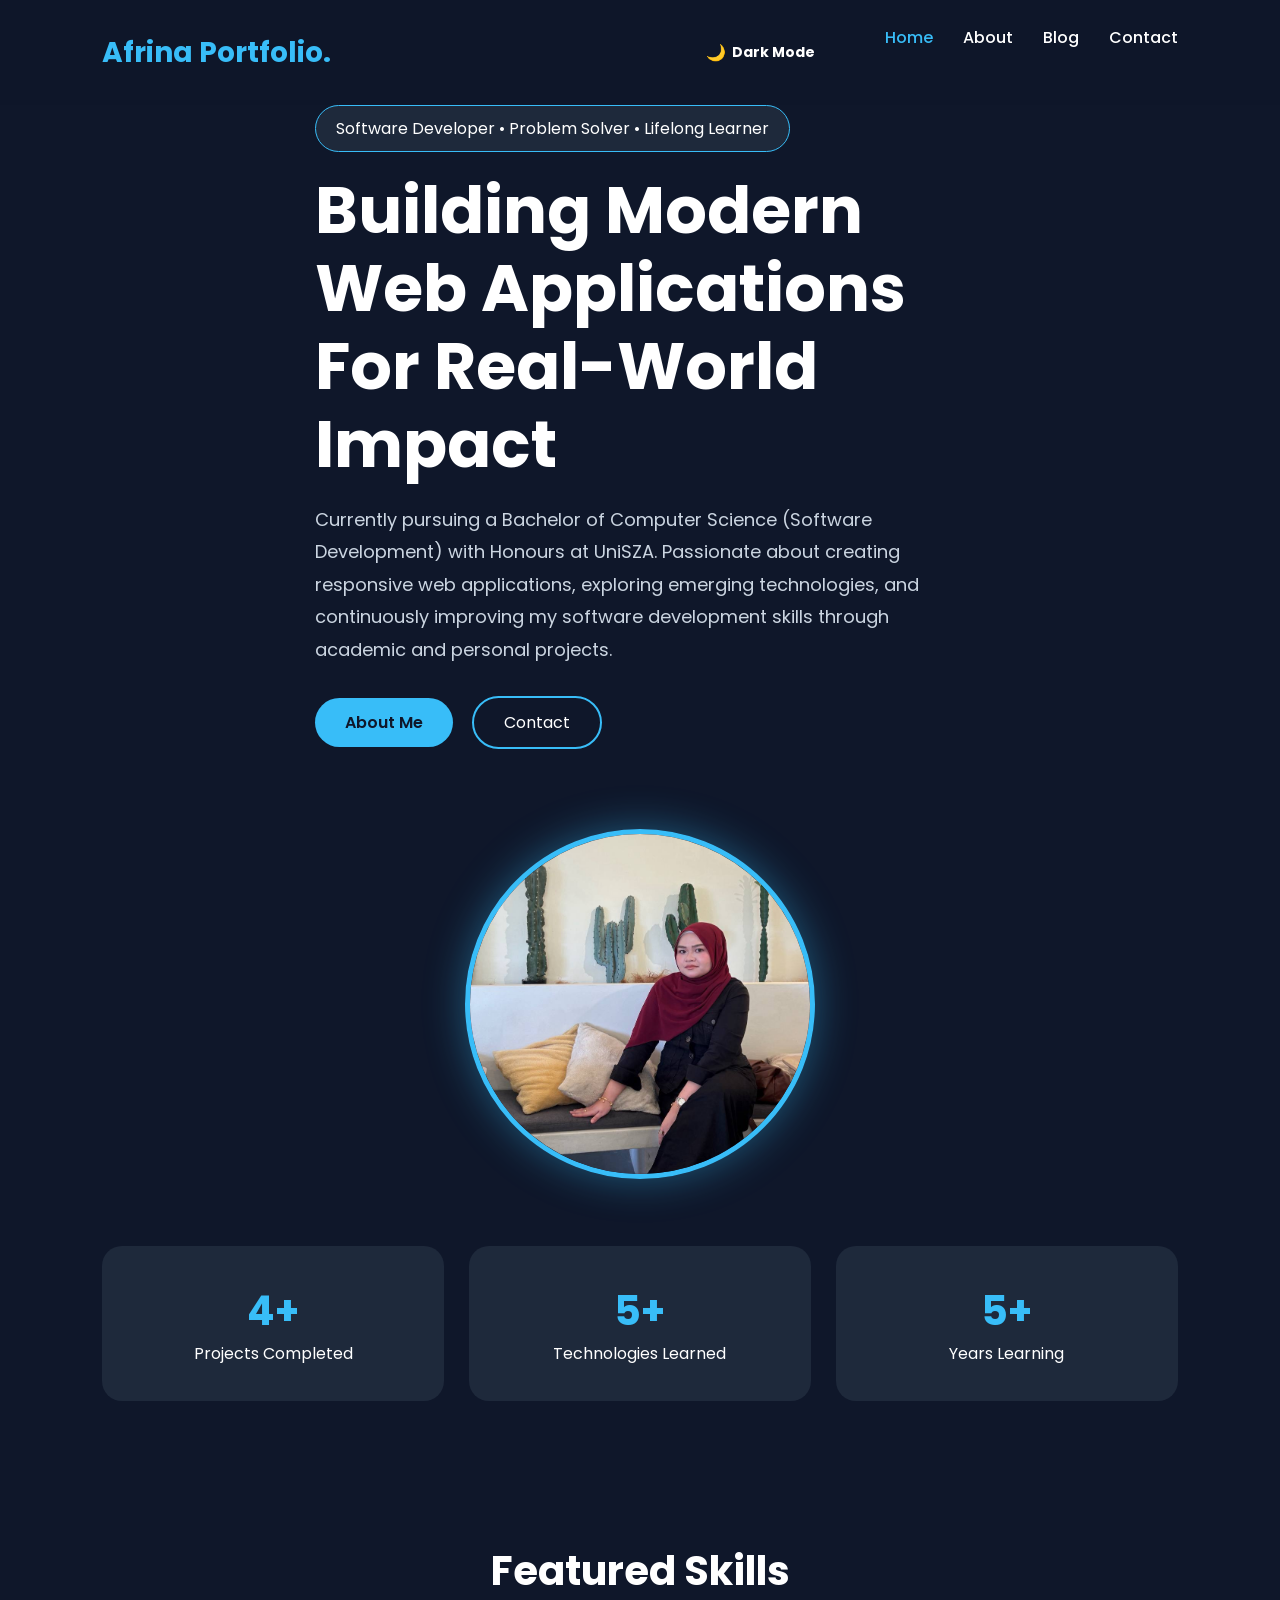
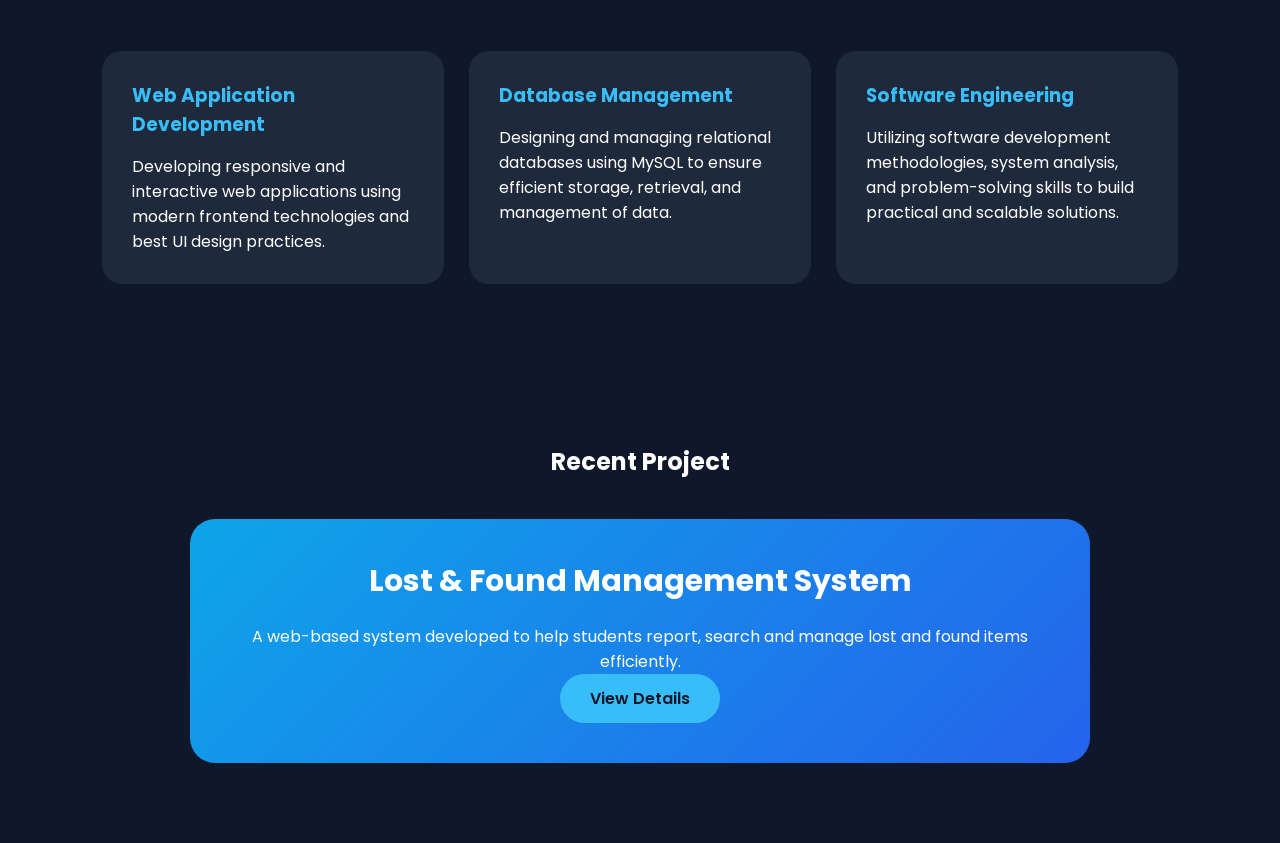
<file: index.html>
<!DOCTYPE html>
<html lang="en">
<head>
<meta charset="UTF-8">
<meta name="viewport" content="width=device-width, initial-scale=1.0">

<title>Portfolio</title>

<link rel="stylesheet" href="css/style.css">

<link href="https://fonts.googleapis.com/css2?family=Poppins:wght@300;400;500;600;700&display=swap" rel="stylesheet">

</head>

<body>

<nav class="navbar">

    <div class="logo">Afrina Portfolio.</div>
      <ul>   
    
    <li>
            <button id="themeBtn" class="dark-btn">
    🌙 <span>Dark Mode</span>
</button>
        </li>
    
        <li><a href="index.html" class="active">Home</a></li>
        <li><a href="about.html">About</a></li>
        <li><a href="blog.html">Blog</a></li>
        <li><a href="contact.html">Contact</a></li>
    </ul>

</nav>

<section class="hero-section">

    <div class="hero-content">

        <span class="tagline">
            Software Developer • Problem Solver • Lifelong Learner
        </span>

        <h1>
            Building Modern Web Applications
            For Real-World Impact
        </h1>

        <p>
            Currently pursuing a Bachelor of Computer Science
            (Software Development) with Honours at UniSZA.
            Passionate about creating responsive web applications,
            exploring emerging technologies, and continuously
            improving my software development skills through
            academic and personal projects.
        </p>

        <div class="hero-buttons">

            <a href="about.html" class="btn">
                About Me
            </a>

            <a href="contact.html" class="btn-outline">
                Contact
            </a>

        </div>

    </div>

    <div class="hero-image">

        <img src="images/profile.jpg" alt="Profile">

    </div>

</section>

<section class="stats-section">

    <div class="stat-box">
        <h2>4+</h2>
        <p>Projects Completed</p>
    </div>

    <div class="stat-box">
        <h2>5+</h2>
        <p>Technologies Learned</p>
    </div>

    <div class="stat-box">
        <h2>5+</h2>
        <p>Years Learning</p>
    </div>

</section>

<section class="featured-section">

    <h2>Featured Skills</h2>

    <div class="feature-grid">

        <div class="feature-card">
            <h3>Web Application Development</h3>
            <p>
                Developing responsive and interactive web
                applications using modern frontend technologies
                and best UI design practices.
            </p>
        </div>

        <div class="feature-card">
            <h3>Database Management</h3>
            <p>
                Designing and managing relational databases
                using MySQL to ensure efficient storage,
                retrieval, and management of data.
            </p>
        </div>

        <div class="feature-card">
            <h3>Software Engineering</h3>
            <p>
                Utilizing software development methodologies,
                system analysis, and problem-solving skills to
                build practical and scalable solutions.
            </p>
        </div>

    </div>

</section>

<section class="project-preview">

    <h2>Recent Project</h2>

    <div class="project-card">

        <h3>Lost & Found Management System</h3>

        <p>
            A web-based system developed to help students
            report, search and manage lost and found items
            efficiently.
        </p>

        <a href="blog.html" class="btn">
            View Details
        </a>

    </div>

</section>
<script src="js/darkmode.js"></script>
</body>
</html>
</file>
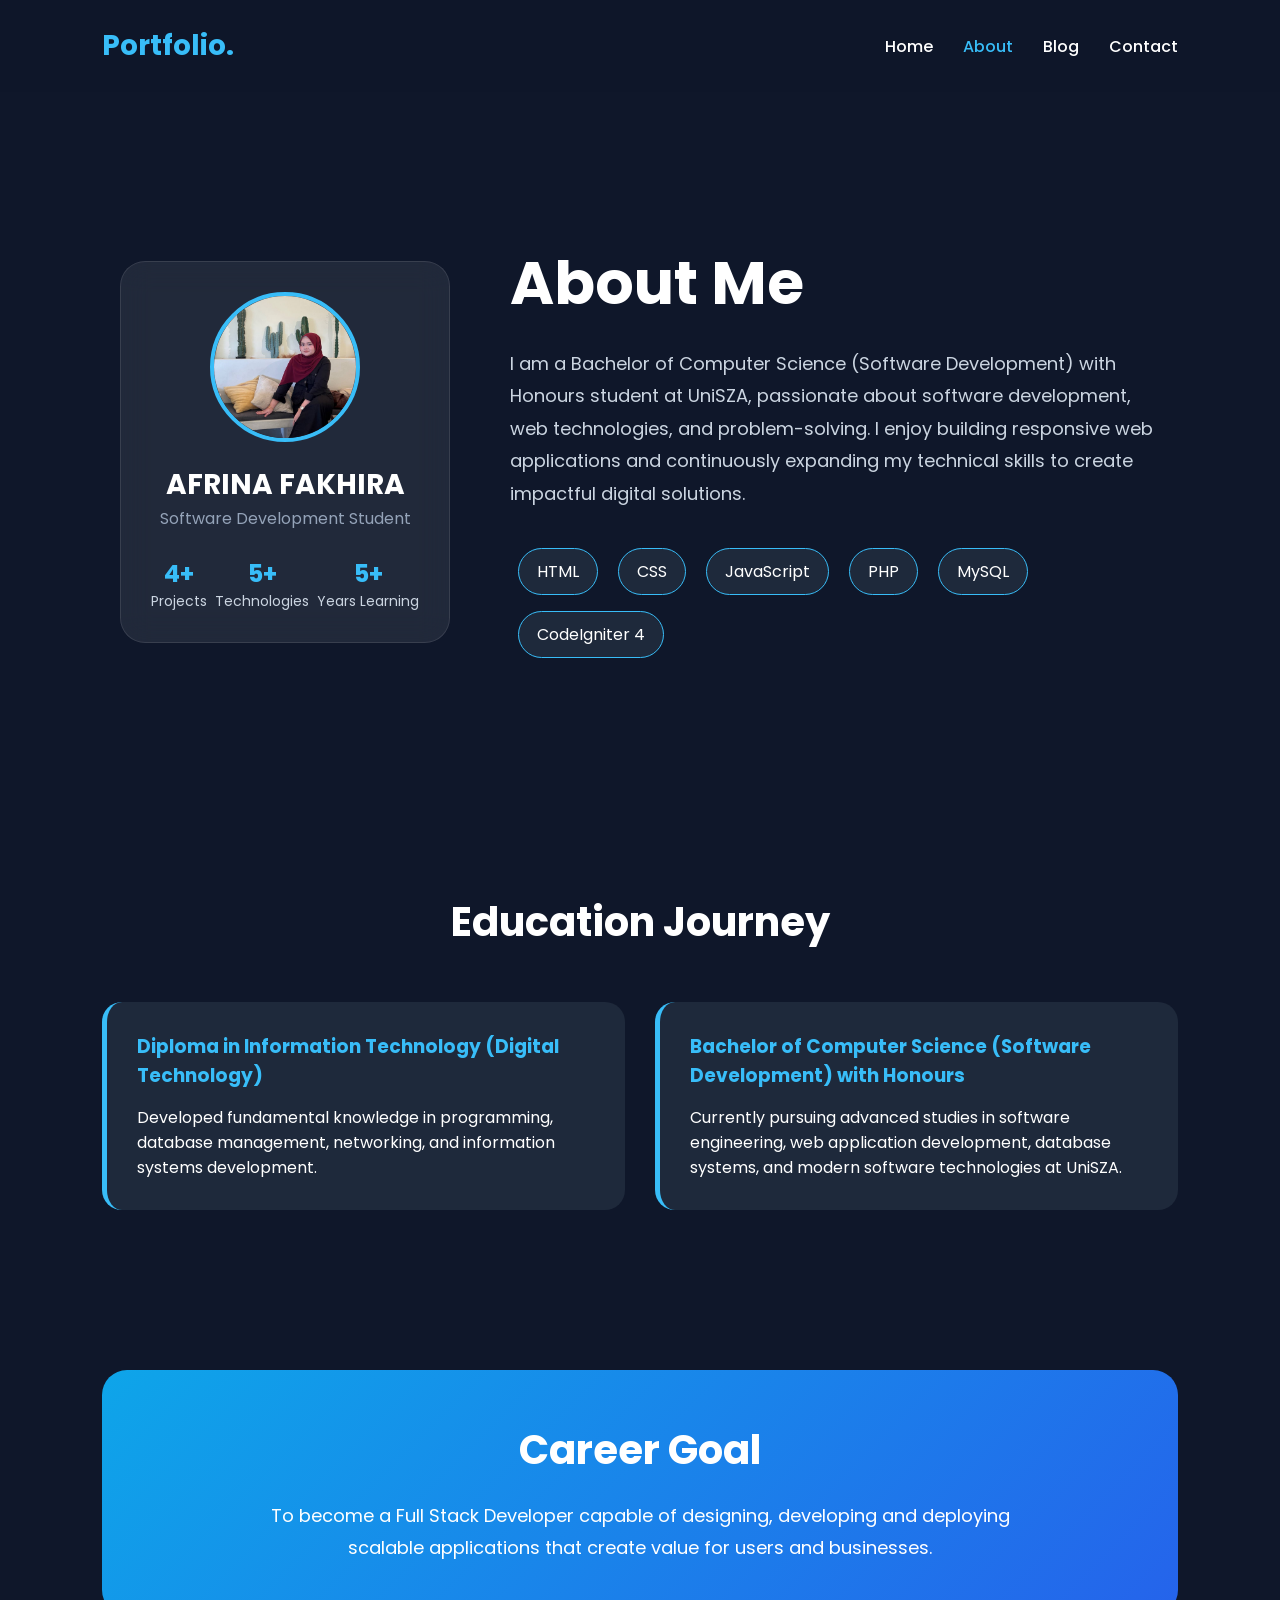
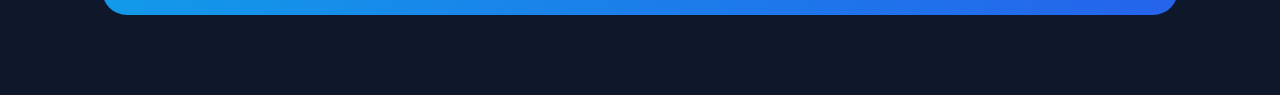
<file: about.html>
<!DOCTYPE html>
<html lang="en">
<head>
<meta charset="UTF-8">
<meta name="viewport" content="width=device-width, initial-scale=1.0">
<title>About Me</title>

<link rel="stylesheet" href="css/style.css">

<link href="https://fonts.googleapis.com/css2?family=Poppins:wght@300;400;500;600;700&display=swap" rel="stylesheet">

</head>
<body>

<nav class="navbar">
    <div class="logo">Portfolio.</div>

    <ul>
        <li><a href="index.html">Home</a></li>
        <li><a href="about.html" class="active">About</a></li>
        <li><a href="blog.html">Blog</a></li>
        <li><a href="contact.html">Contact</a></li>
    </ul>
</nav>

<section class="about-hero">

    <div class="profile-card">

        <img src="images/profile.jpg" alt="Profile">

        <h2>AFRINA FAKHIRA</h2>

        <span>Software Development Student</span>

        <div class="stats">

            <div>
                <h3>4+</h3>
                <p>Projects</p>
            </div>

            <div>
                <h3>5+</h3>
                <p>Technologies</p>
            </div>

            <div>
                <h3>5+</h3>
                <p>Years Learning</p>
            </div>

        </div>

    </div>

    <div class="about-content">

        <h1>About Me</h1>

        <p>
             I am a Bachelor of Computer Science (Software Development)
            with Honours student at UniSZA, passionate about software
            development, web technologies, and problem-solving. I enjoy
            building responsive web applications and continuously
            expanding my technical skills to create impactful digital
            solutions.
        </p>

        <div class="skills">

            <span>HTML</span>
            <span>CSS</span>
            <span>JavaScript</span>
            <span>PHP</span>
            <span>MySQL</span>
            <span>CodeIgniter 4</span>

        </div>

    </div>

</section>

<section class="journey">

    <h2>Education Journey</h2>

    <div class="timeline">

        <div class="timeline-item">
            <h3>Diploma in Information Technology (Digital Technology)</h3>
            <p>
                Developed fundamental knowledge in programming,
                database management, networking, and information
                systems development.
            </p>
        </div>

        <div class="timeline-item">
             <h3>Bachelor of Computer Science (Software Development) with Honours</h3>
            <p>
                Currently pursuing advanced studies in software
                engineering, web application development, database
                systems, and modern software technologies at UniSZA.
            </p>
        </div>

    </div>

</section>

<section class="goal-section">

    <div class="goal-card">

        <h2>Career Goal</h2>

        <p>
            To become a Full Stack Developer capable of designing,
            developing and deploying scalable applications that create
            value for users and businesses.
        </p>

    </div>

</section>
<script src="js/darkmode.js"></script>
</body>
</html>
</file>
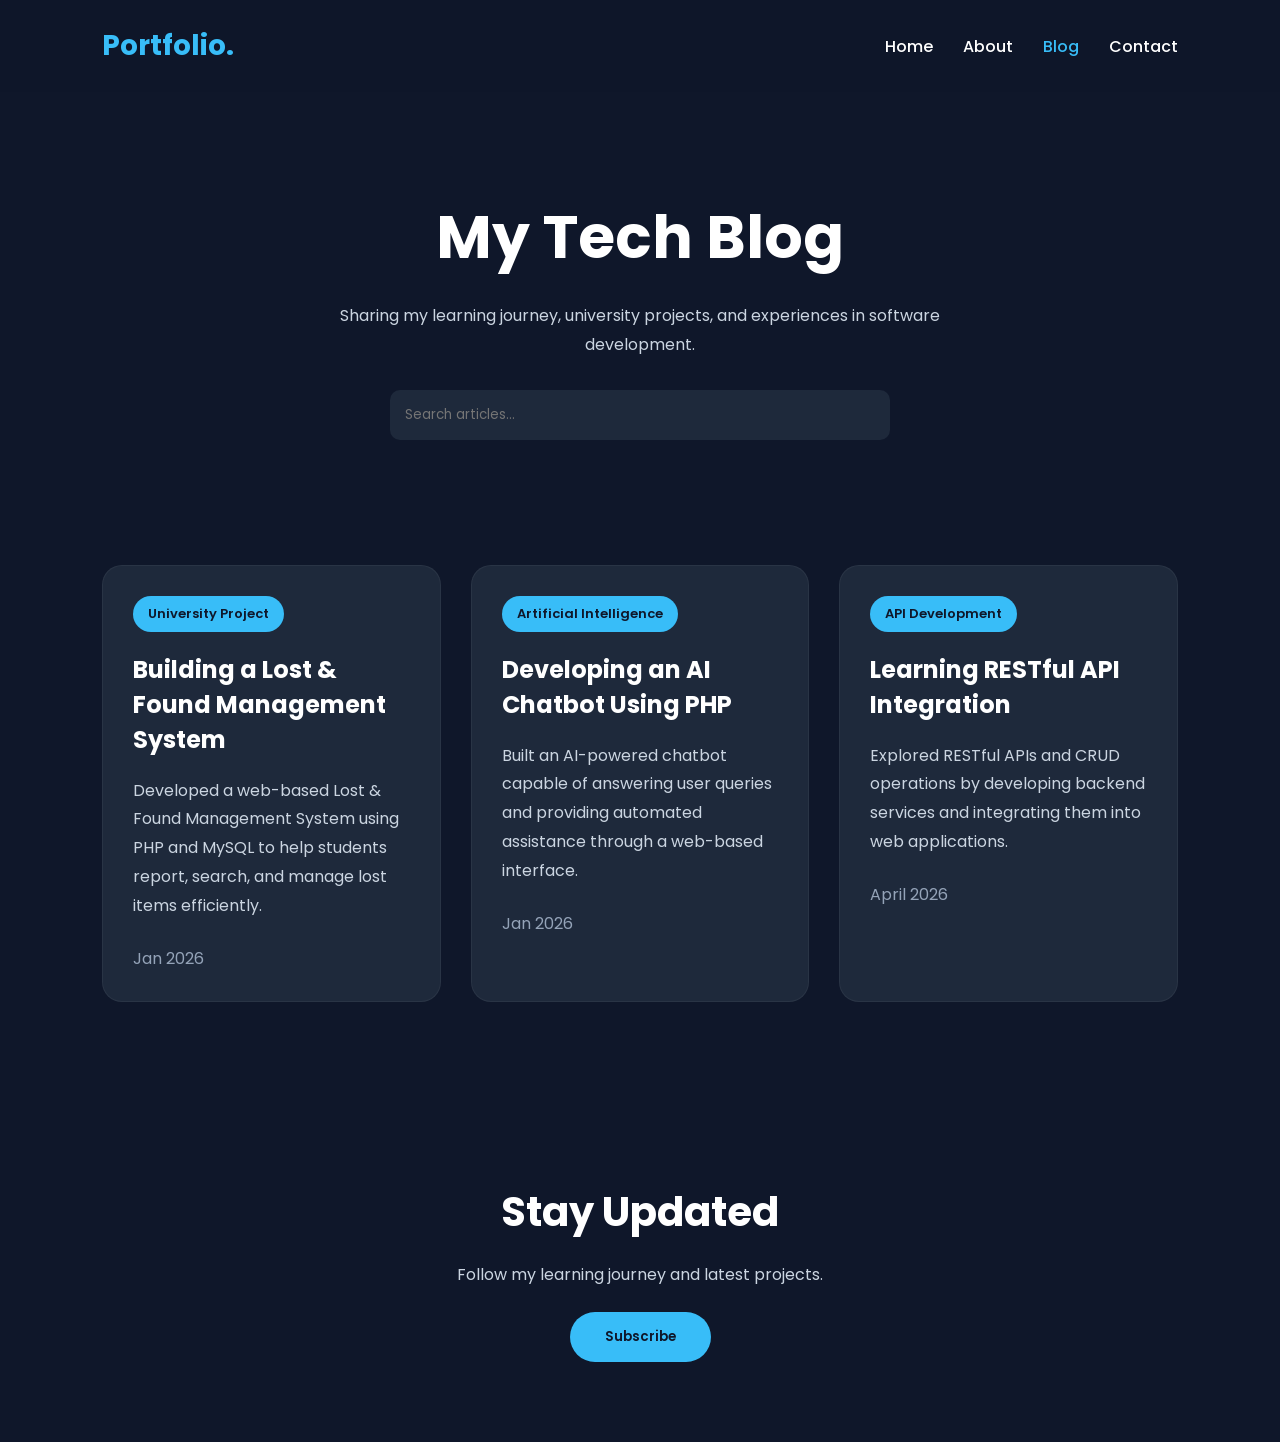
<file: blog.html>
<!DOCTYPE html>
<html lang="en">

<head>

<meta charset="UTF-8">
<meta name="viewport" content="width=device-width, initial-scale=1.0">

<title>Blog</title>

<link rel="stylesheet" href="css/style.css">

<link href="https://fonts.googleapis.com/css2?family=Poppins:wght@300;400;500;600;700&display=swap" rel="stylesheet">

</head>

<body>

<nav class="navbar">

    <div class="logo">Portfolio.</div>

    <ul>
        <li><a href="index.html">Home</a></li>
        <li><a href="about.html">About</a></li>
        <li><a href="blog.html" class="active">Blog</a></li>
        <li><a href="contact.html">Contact</a></li>
    </ul>

</nav>

<section class="blog-hero">

    <h1>My Tech Blog</h1>

    <p>
        Sharing my learning journey, university projects,
        and experiences in software development.
    </p>

    <input
        type="text"
        id="searchInput"
        placeholder="Search articles..."
    >

</section>

<section class="blog-container">

    <div class="post">

        <span class="blog-tag">
           University Project
        </span>

        <h2>
            Building a Lost & Found Management System
        </h2>

        <p>
            Developed a web-based Lost & Found Management System
            using PHP and MySQL to help students report, search,
            and manage lost items efficiently.
        </p>

        <div class="blog-footer">
            <span>Jan 2026</span>
            
        </div>

    </div>

    <div class="post">

        <span class="blog-tag">
            Artificial Intelligence
        </span>

        <h2>
            Developing an AI Chatbot Using PHP
        </h2>

        <p>
           Built an AI-powered chatbot capable of answering
            user queries and providing automated assistance
            through a web-based interface.
        </p>

        <div class="blog-footer">
            <span>Jan 2026</span>
            
        </div>

    </div>

    <div class="post">

        <span class="blog-tag">
            API Development
        </span>

        <h2>
           Learning RESTful API Integration
        </h2>

        <p>
            Explored RESTful APIs and CRUD operations by
            developing backend services and integrating
            them into web applications.
        </p>

        <div class="blog-footer">
            <span>April 2026</span>
            
        </div>

    </div>

</section>

<section class="newsletter">

    <h2>Stay Updated</h2>

    <p>
        Follow my learning journey and latest projects.
    </p>

    <button>
        Subscribe
    </button>

</section>

<script src="js/darkmode.js"></script>
</body>

</html>
</file>
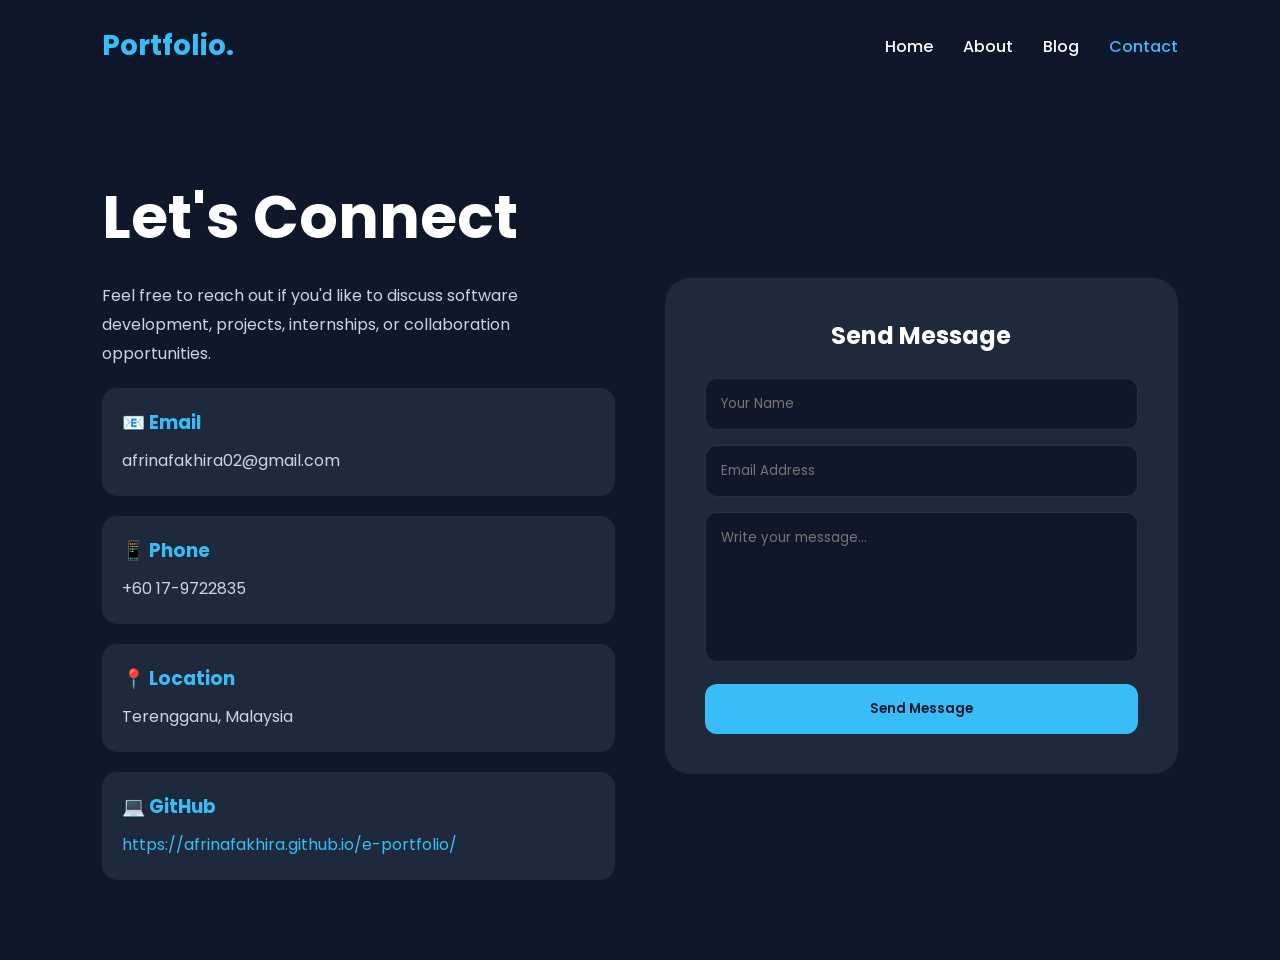
<file: contact.html>
<!DOCTYPE html>
<html lang="en">

<head>

<meta charset="UTF-8">
<meta name="viewport" content="width=device-width, initial-scale=1.0">

<title>Contact</title>

<link rel="stylesheet" href="css/style.css">

<link href="https://fonts.googleapis.com/css2?family=Poppins:wght@300;400;500;600;700&display=swap" rel="stylesheet">

</head>

<body>

<nav class="navbar">

    <div class="logo">Portfolio.</div>

    <ul>
        <li><a href="index.html">Home</a></li>
        <li><a href="about.html">About</a></li>
        <li><a href="blog.html">Blog</a></li>
        <li><a href="contact.html" class="active">Contact</a></li>
    </ul>

</nav>

<section class="contact-section">

    <div class="contact-info">

        <h1>Let's Connect</h1>

        <p>
            Feel free to reach out if you'd like to discuss
            software development, projects, internships,
            or collaboration opportunities.
        </p>

        <div class="info-card">
            <h3>📧 Email</h3>
            <p>afrinafakhira02@gmail.com</p>
        </div>

        <div class="info-card">
            <h3>📱 Phone</h3>
            <p>+60 17-9722835</p>
        </div>

        <div class="info-card">
            <h3>📍 Location</h3>
            <p>Terengganu, Malaysia</p>
        </div>

        <div class="info-card">
    <h3>💻 GitHub</h3>
    <p>
        <a href="https://afrinafakhira.github.io/e-portfolio/" target="_blank">
           https://afrinafakhira.github.io/e-portfolio/
        </a>
    </p>
</div>

    </div>

    <div class="contact-form-container">

        <form id="contactForm">

            <h2>Send Message</h2>

            <input
                type="text"
                id="name"
                placeholder="Your Name"
                required
            >

            <input
                type="email"
                id="email"
                placeholder="Email Address"
                required
            >

            <textarea
                id="message"
                placeholder="Write your message..."
                required
            ></textarea>

            <button type="submit">
                Send Message
            </button>

        </form>

    </div>

</section>

<script src="js/script.js"></script>
<script src="js/darkmode.js"></script>
</body>
</html>
</file>
<file: css/style.css>
.hero-section{
    min-height:90vh;
    display:flex;
    justify-content:center;
    align-items:center;
    gap:80px;
    padding:0 8%;
    flex-wrap:wrap;
}

.hero-content{
    max-width:650px;
}

.tagline{
    display:inline-block;
    padding:10px 20px;
    background:#1e293b;
    border:1px solid #38bdf8;
    border-radius:30px;
    margin-bottom:20px;
}

.hero-content h1{
    font-size:65px;
    line-height:1.2;
    margin-bottom:20px;
}

.hero-content p{
    color:#cbd5e1;
    line-height:1.8;
    font-size:18px;
}

.hero-buttons{
    margin-top:30px;
}

.hero-image img{
    width:350px;
    height:350px;
    object-fit:cover;
    border-radius:50%;
    border:5px solid #38bdf8;
    box-shadow:0 0 40px rgba(56,189,248,.4);
}

.btn-outline{
    display:inline-block;
    padding:12px 30px;
    border:2px solid #38bdf8;
    border-radius:30px;
    color:white;
    text-decoration:none;
    margin-left:15px;
    transition:.3s;
}

.btn-outline:hover{
    background:#38bdf8;
    color:#0f172a;
}

.stats-section{
    padding:60px 8%;
    display:grid;
    grid-template-columns:repeat(auto-fit,minmax(250px,1fr));
    gap:25px;
}

.stat-box{
    background:#1e293b;
    padding:35px;
    text-align:center;
    border-radius:20px;
}

.stat-box h2{
    font-size:40px;
    color:#38bdf8;
}

.featured-section{
    padding:80px 8%;
}

.featured-section h2{
    text-align:center;
    margin-bottom:50px;
    font-size:40px;
}

.feature-grid{
    display:grid;
    grid-template-columns:repeat(auto-fit,minmax(280px,1fr));
    gap:25px;
}

.feature-card{
    background:#1e293b;
    padding:30px;
    border-radius:20px;
    transition:.3s;
}

.feature-card:hover{
    transform:translateY(-10px);
}

.feature-card h3{
    color:#38bdf8;
    margin-bottom:15px;
}

.project-preview{
    padding:80px 8%;
}

.project-preview h2{
    text-align:center;
    margin-bottom:40px;
}

.project-card{
    max-width:900px;
    margin:auto;
    background:linear-gradient(
        135deg,
        #0ea5e9,
        #2563eb
    );
    padding:40px;
    border-radius:25px;
    text-align:center;
}

.project-card h3{
    margin-bottom:20px;
    font-size:30px;
}


*{
    margin:0;
    padding:0;
    box-sizing:border-box;
    font-family:'Poppins',sans-serif;
}

html{
    scroll-behavior:smooth;
}

body{
    background:#0f172a;
    color:white;
    min-height:100vh;
}

/* NAVBAR */

.navbar{
    display:flex;
    justify-content:space-between;
    align-items:center;
    padding:25px 8%;
    position:sticky;
    top:0;
    background:rgba(15,23,42,0.9);
    backdrop-filter:blur(10px);
    z-index:1000;
}

.logo{
    font-size:28px;
    font-weight:700;
    color:#38bdf8;
}

.navbar ul{
    display:flex;
    list-style:none;
    gap:30px;
}

.navbar ul li a{
    text-decoration:none;
    color:white;
    font-weight:500;
    transition:0.3s;
}

.navbar ul li a:hover,
.navbar ul li a.active{
    color:#38bdf8;
}

/* ABOUT HERO */

.about-hero{
    min-height:80vh;
    display:flex;
    justify-content:center;
    align-items:center;
    gap:60px;
    padding:80px 8%;
    flex-wrap:wrap;
}

.profile-card{
    width:330px;
    background:rgba(255,255,255,0.08);
    border:1px solid rgba(255,255,255,0.1);
    backdrop-filter:blur(15px);
    border-radius:25px;
    padding:30px;
    text-align:center;
    transition:0.4s;
}

.profile-card:hover{
    transform:translateY(-10px);
}

.profile-card img{
    width:150px;
    height:150px;
    border-radius:50%;
    object-fit:cover;
    border:4px solid #38bdf8;
}

.profile-card h2{
    margin-top:15px;
    font-size:28px;
}

.profile-card span{
    color:#94a3b8;
}

.stats{
    display:flex;
    justify-content:space-between;
    margin-top:25px;
}

.stats h3{
    color:#38bdf8;
    font-size:24px;
}

.stats p{
    font-size:14px;
    color:#cbd5e1;
}

/* ABOUT CONTENT */

.about-content{
    max-width:650px;
}

.about-content h1{
    font-size:60px;
    margin-bottom:20px;
}

.about-content p{
    line-height:1.8;
    color:#cbd5e1;
    font-size:18px;
}

.skills{
    margin-top:30px;
}

.skills span{
    display:inline-block;
    padding:10px 18px;
    margin:8px;
    border-radius:30px;
    border:1px solid #38bdf8;
    background:#1e293b;
    transition:0.3s;
}

.skills span:hover{
    background:#38bdf8;
    color:#0f172a;
}

/* EDUCATION */

.journey{
    padding:80px 8%;
}

.journey h2{
    text-align:center;
    margin-bottom:50px;
    font-size:40px;
}

.timeline{
    display:grid;
    grid-template-columns:repeat(auto-fit,minmax(300px,1fr));
    gap:30px;
}

.timeline-item{
    background:#1e293b;
    padding:30px;
    border-radius:20px;
    transition:0.4s;
    border-left:5px solid #38bdf8;
}

.timeline-item:hover{
    transform:translateY(-10px);
}

.timeline-item h3{
    margin-bottom:15px;
    color:#38bdf8;
}

/* CAREER GOAL */

.goal-section{
    padding:80px 8%;
}

.goal-card{
    background:linear-gradient(
        135deg,
        #0ea5e9,
        #2563eb
    );

    padding:50px;
    border-radius:25px;
    text-align:center;
}

.goal-card h2{
    font-size:40px;
    margin-bottom:20px;
}

.goal-card p{
    max-width:800px;
    margin:auto;
    line-height:1.8;
    font-size:18px;
}

/* BUTTON */

.btn{
    display:inline-block;
    padding:12px 30px;
    background:#38bdf8;
    color:#0f172a;
    border-radius:30px;
    text-decoration:none;
    font-weight:600;
    transition:0.3s;
}

.btn:hover{
    transform:translateY(-3px);
}

/* CONTACT FORM */

form{
    max-width:600px;
    margin:auto;
    padding:30px;
}

input,
textarea{
    width:100%;
    padding:15px;
    margin-bottom:15px;
    border:none;
    border-radius:10px;
    background:#1e293b;
    color:white;
}

textarea{
    resize:none;
    height:150px;
}

button{
    padding:15px 30px;
    border:none;
    border-radius:10px;
    background:#38bdf8;
    color:#0f172a;
    cursor:pointer;
    font-weight:bold;
}

/* BLOG POSTS */

.post{
    background:#1e293b;
    margin:20px auto;
    max-width:900px;
    padding:30px;
    border-radius:20px;
    transition:0.3s;
}

.post:hover{
    transform:translateY(-5px);
}

.post h2{
    color:#38bdf8;
    margin-bottom:10px;
}

/* MOBILE */

@media(max-width:768px){

    .navbar{
        flex-direction:column;
        gap:20px;
    }

    .navbar ul{
        flex-wrap:wrap;
        justify-content:center;
    }

    .about-content{
        text-align:center;
    }

    .about-content h1{
        font-size:42px;
    }

    .goal-card h2{
        font-size:30px;
    }

    .stats{
        gap:15px;
    }
}

/* BLOG HERO */

.blog-hero{
    padding:100px 8% 60px;
    text-align:center;
}

.blog-hero h1{
    font-size:60px;
    margin-bottom:20px;
}

.blog-hero p{
    color:#cbd5e1;
    max-width:700px;
    margin:auto;
    line-height:1.8;
}

.blog-hero input{
    max-width:500px;
    width:100%;
    margin-top:30px;
}

/* BLOG POSTS */

.blog-container{
    padding:30px 8% 80px;
    display:grid;
    grid-template-columns:
    repeat(auto-fit,minmax(320px,1fr));
    gap:30px;
}

.post{
    background:#1e293b;
    padding:30px;
    border-radius:20px;
    transition:.4s;
    border:1px solid rgba(255,255,255,.05);
}

.post:hover{
    transform:translateY(-10px);
}

.blog-tag{
    display:inline-block;
    background:#38bdf8;
    color:#0f172a;
    padding:8px 15px;
    border-radius:30px;
    font-size:13px;
    font-weight:600;
}

.post h2{
    margin:20px 0;
    color:white;
}

.post p{
    color:#cbd5e1;
    line-height:1.8;
}

.blog-footer{
    margin-top:25px;
    display:flex;
    justify-content:space-between;
    align-items:center;
}

.blog-footer span{
    color:#94a3b8;
}

.blog-footer a{
    color:#38bdf8;
    text-decoration:none;
}

/* NEWSLETTER */

.newsletter{
    padding:80px 8%;
    text-align:center;
}

.newsletter h2{
    font-size:40px;
    margin-bottom:20px;
}

.newsletter p{
    color:#cbd5e1;
    margin-bottom:25px;
}

.newsletter button{
    background:#38bdf8;
    color:#0f172a;
    padding:15px 35px;
    border:none;
    border-radius:30px;
    cursor:pointer;
    font-weight:600;
}

/* CONTACT PAGE */

.contact-section{
    min-height:85vh;
    padding:80px 8%;
    display:flex;
    gap:50px;
    align-items:center;
    justify-content:center;
    flex-wrap:wrap;
}

.contact-info{
    flex:1;
    min-width:350px;
}

.contact-info h1{
    font-size:60px;
    margin-bottom:20px;
}

.contact-info p{
    color:#cbd5e1;
    line-height:1.8;
}

.info-card{
    margin-top:20px;
    background:#1e293b;
    padding:20px;
    border-radius:15px;
    transition:.3s;
}

.info-card:hover{
    transform:translateY(-5px);
}

.info-card h3{
    color:#38bdf8;
    margin-bottom:10px;
}

.info-card a{
    color:#38bdf8;
    text-decoration:none;
}

.info-card a:hover{
    text-decoration:underline;
}

.contact-form-container{
    flex:1;
    min-width:350px;
}

.contact-form-container form{
    background:#1e293b;
    padding:40px;
    border-radius:25px;
}

.contact-form-container h2{
    margin-bottom:25px;
    text-align:center;
}

.contact-form-container input,
.contact-form-container textarea{
    width:100%;
    background:#0f172a;
    border:1px solid rgba(255,255,255,.1);
    padding:15px;
    margin-bottom:15px;
    border-radius:12px;
    color:white;
}

.contact-form-container textarea{
    height:150px;
}

.contact-form-container button{
    width:100%;
    background:#38bdf8;
    color:#0f172a;
    padding:15px;
    border:none;
    border-radius:12px;
    font-weight:600;
    cursor:pointer;
    transition:.3s;
}

.contact-form-container button:hover{
    transform:translateY(-3px);
}

@media(max-width:768px){

    .contact-info h1{
        font-size:40px;
        text-align:center;
    }

    .contact-info{
        text-align:center;
    }

}

/* DARK MODE BUTTON */
.dark-btn{
    background:none;
    border:none;
    color:white;
    font-size:22px;
    cursor:pointer;
    transition:0.3s;
    margin:0 10px;
}

.dark-btn:hover{
    transform:scale(1.2) rotate(10deg);
}

/* DARK MODE GLOBAL */
body.dark{
    background:#121212;
    color:white;
}

body.dark a{
    color:#4da3ff;
}

/* DARK MODE CARDS */
body.dark .stat-box,
body.dark .feature-card,
body.dark .project-card,
body.dark .timeline-item,
body.dark .post,
body.dark .profile-card,
body.dark .contact-form-container form{
    background:#1e1e1e;
    color:white;
}

/* BUTTON STYLE */
body.dark .btn{
    background:#4da3ff;
    color:#0f172a;
}

body.dark .btn-outline{
    border-color:#4da3ff;
    color:white;
}

body.dark .btn-outline:hover{
    background:#4da3ff;
    color:black;
}

/* SMOOTH */
body{
    transition: all 0.3s ease;
}

body.dark {
    background: #121212;
    color: white;
}

body.dark .navbar,
body.dark .stat-box,
body.dark .feature-card,
body.dark .project-card,
body.dark .timeline-item,
body.dark .post,
body.dark .profile-card,
body.dark .contact-form-container form {
    background: #1e1e1e;
    color: white;
}

.dark-btn{
    background:none;
    border:none;
    color:white;
    cursor:pointer;
    font-size:16px;
    display:flex;
    align-items:center;
    gap:6px;
}

.dark-btn span{
    font-size:14px;
}
</file>
